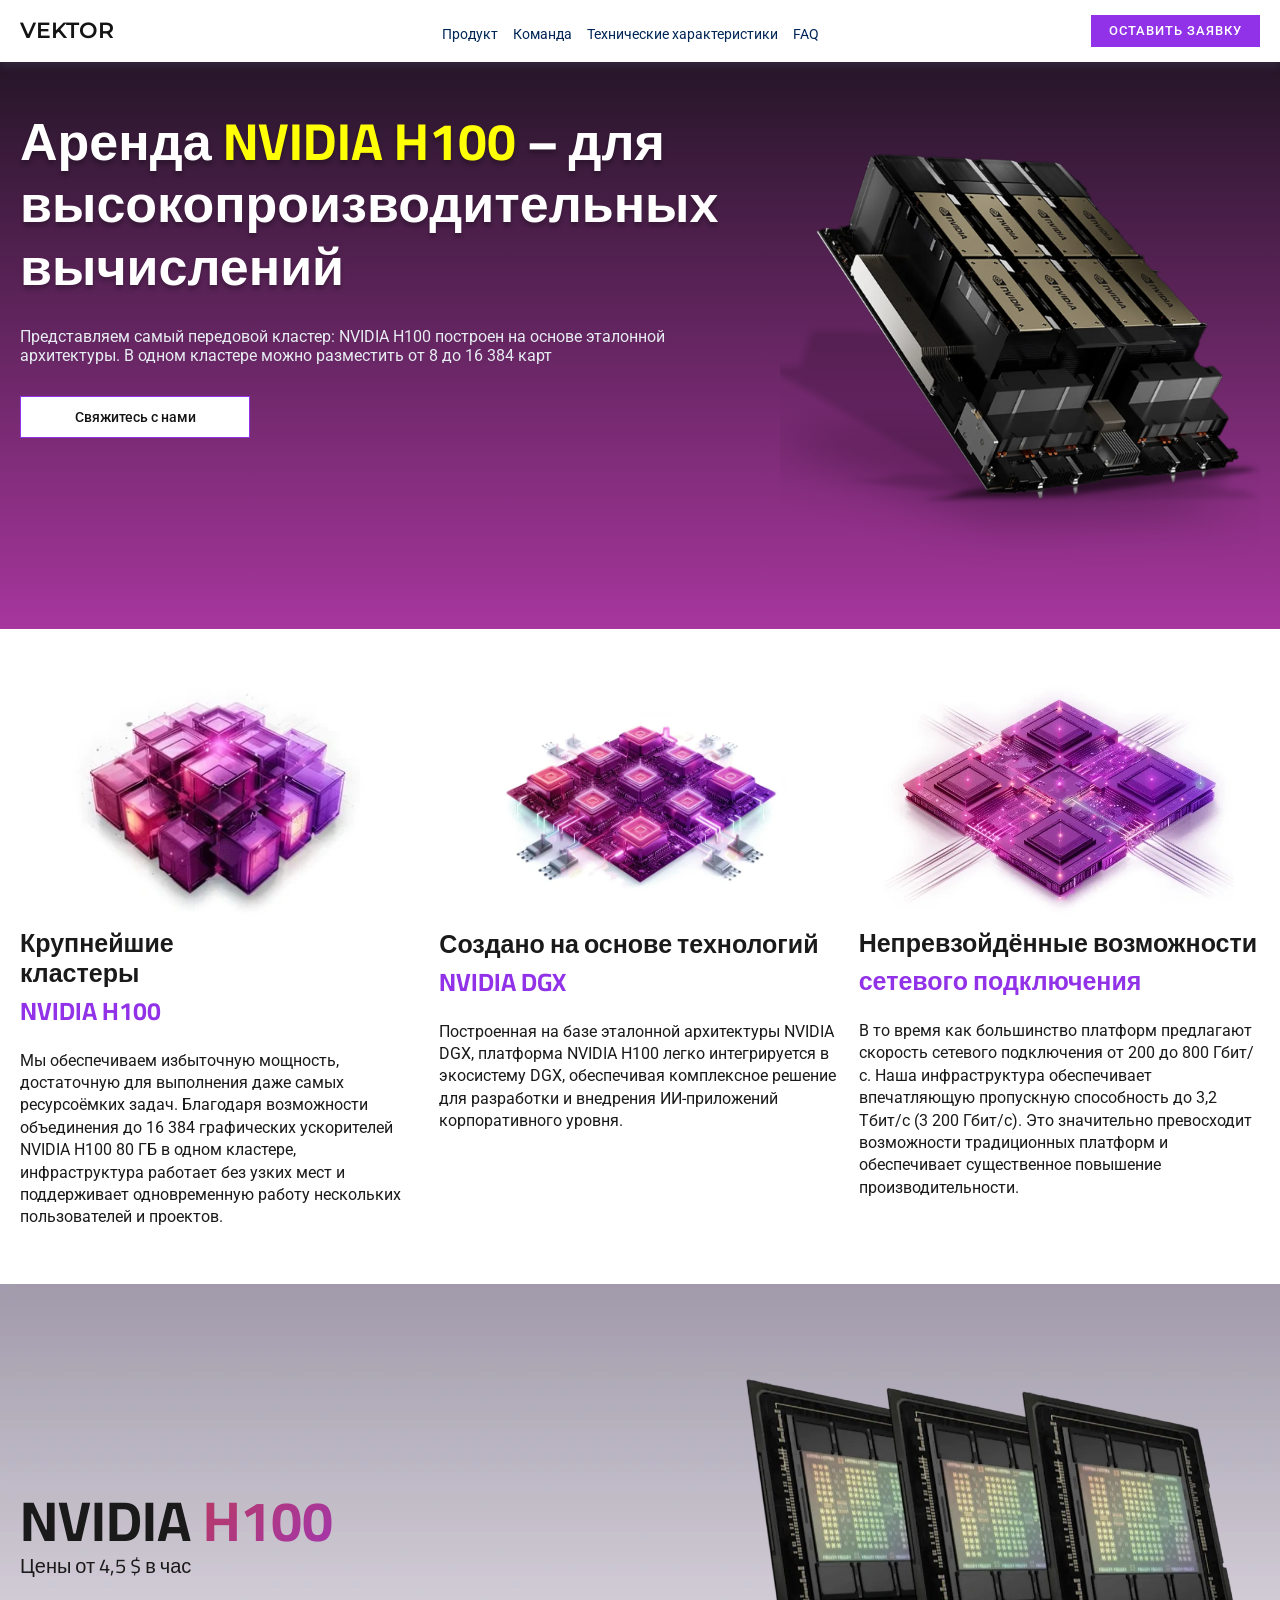
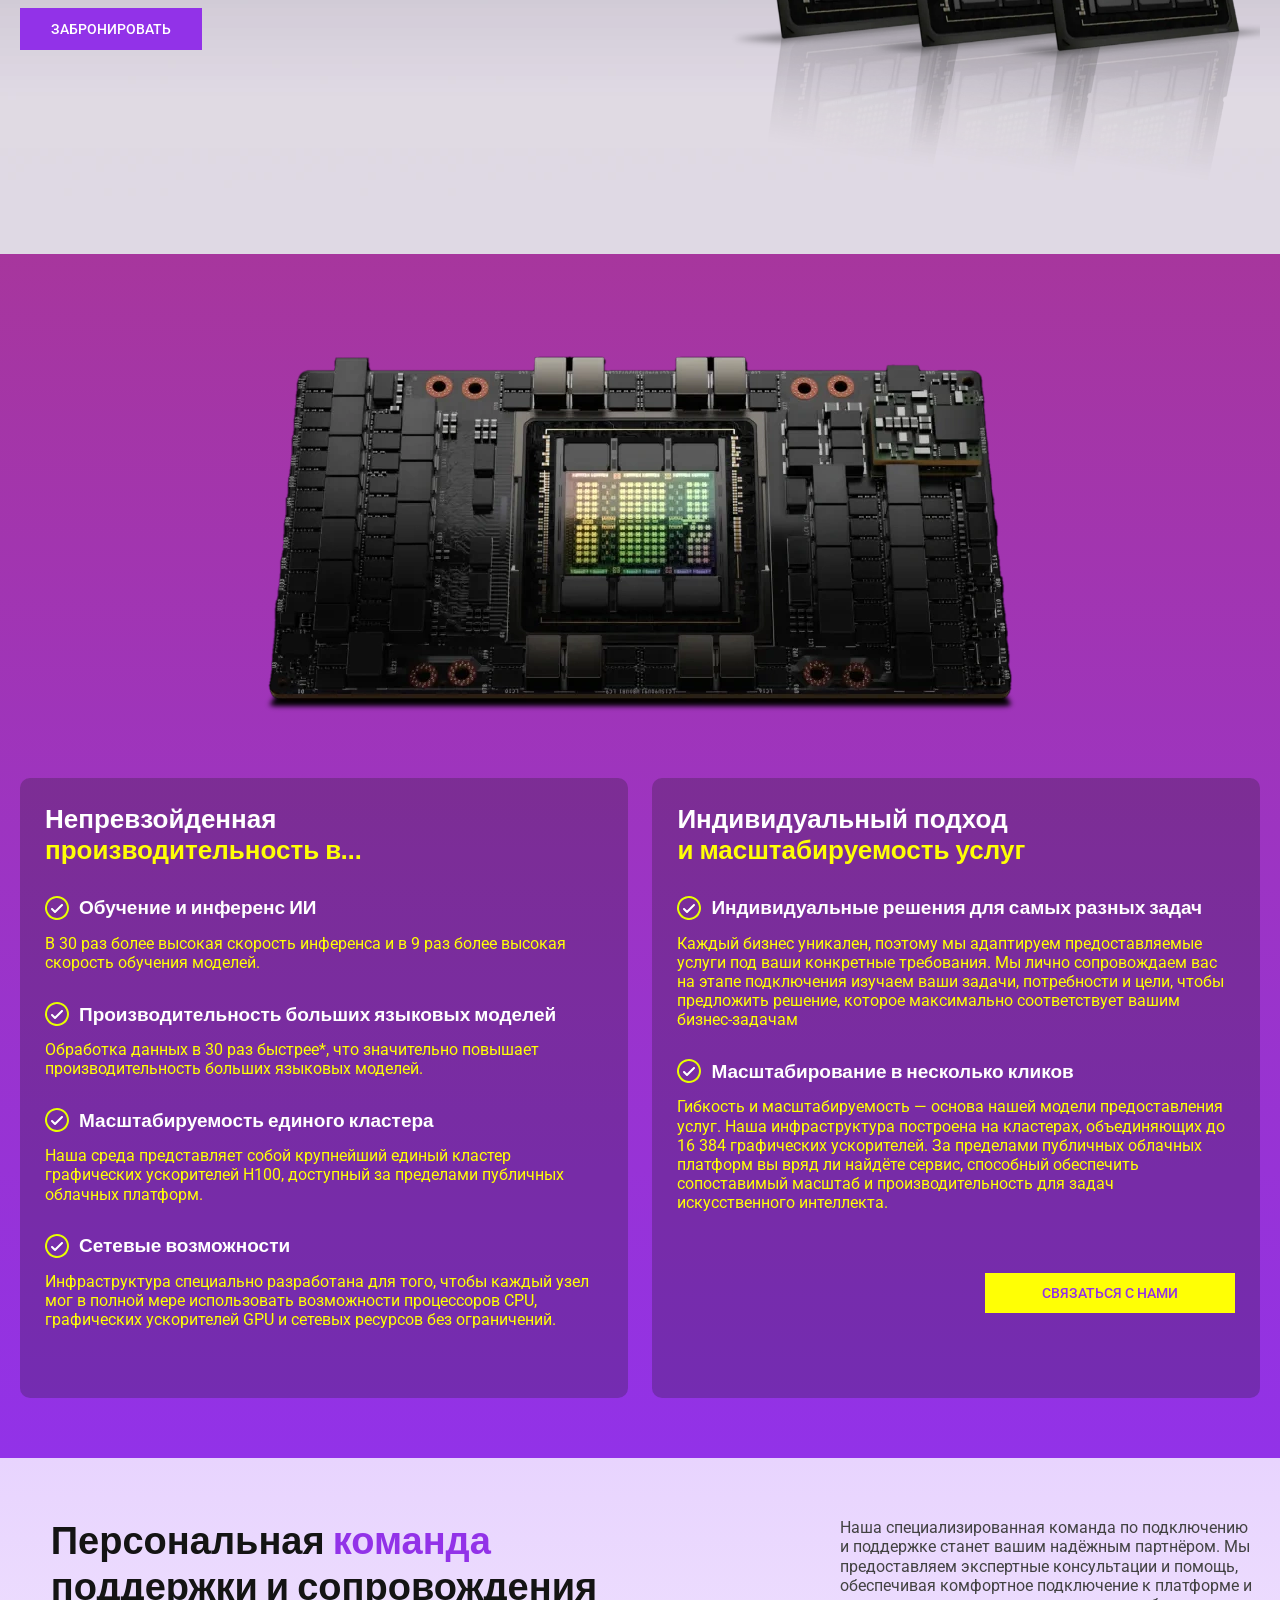
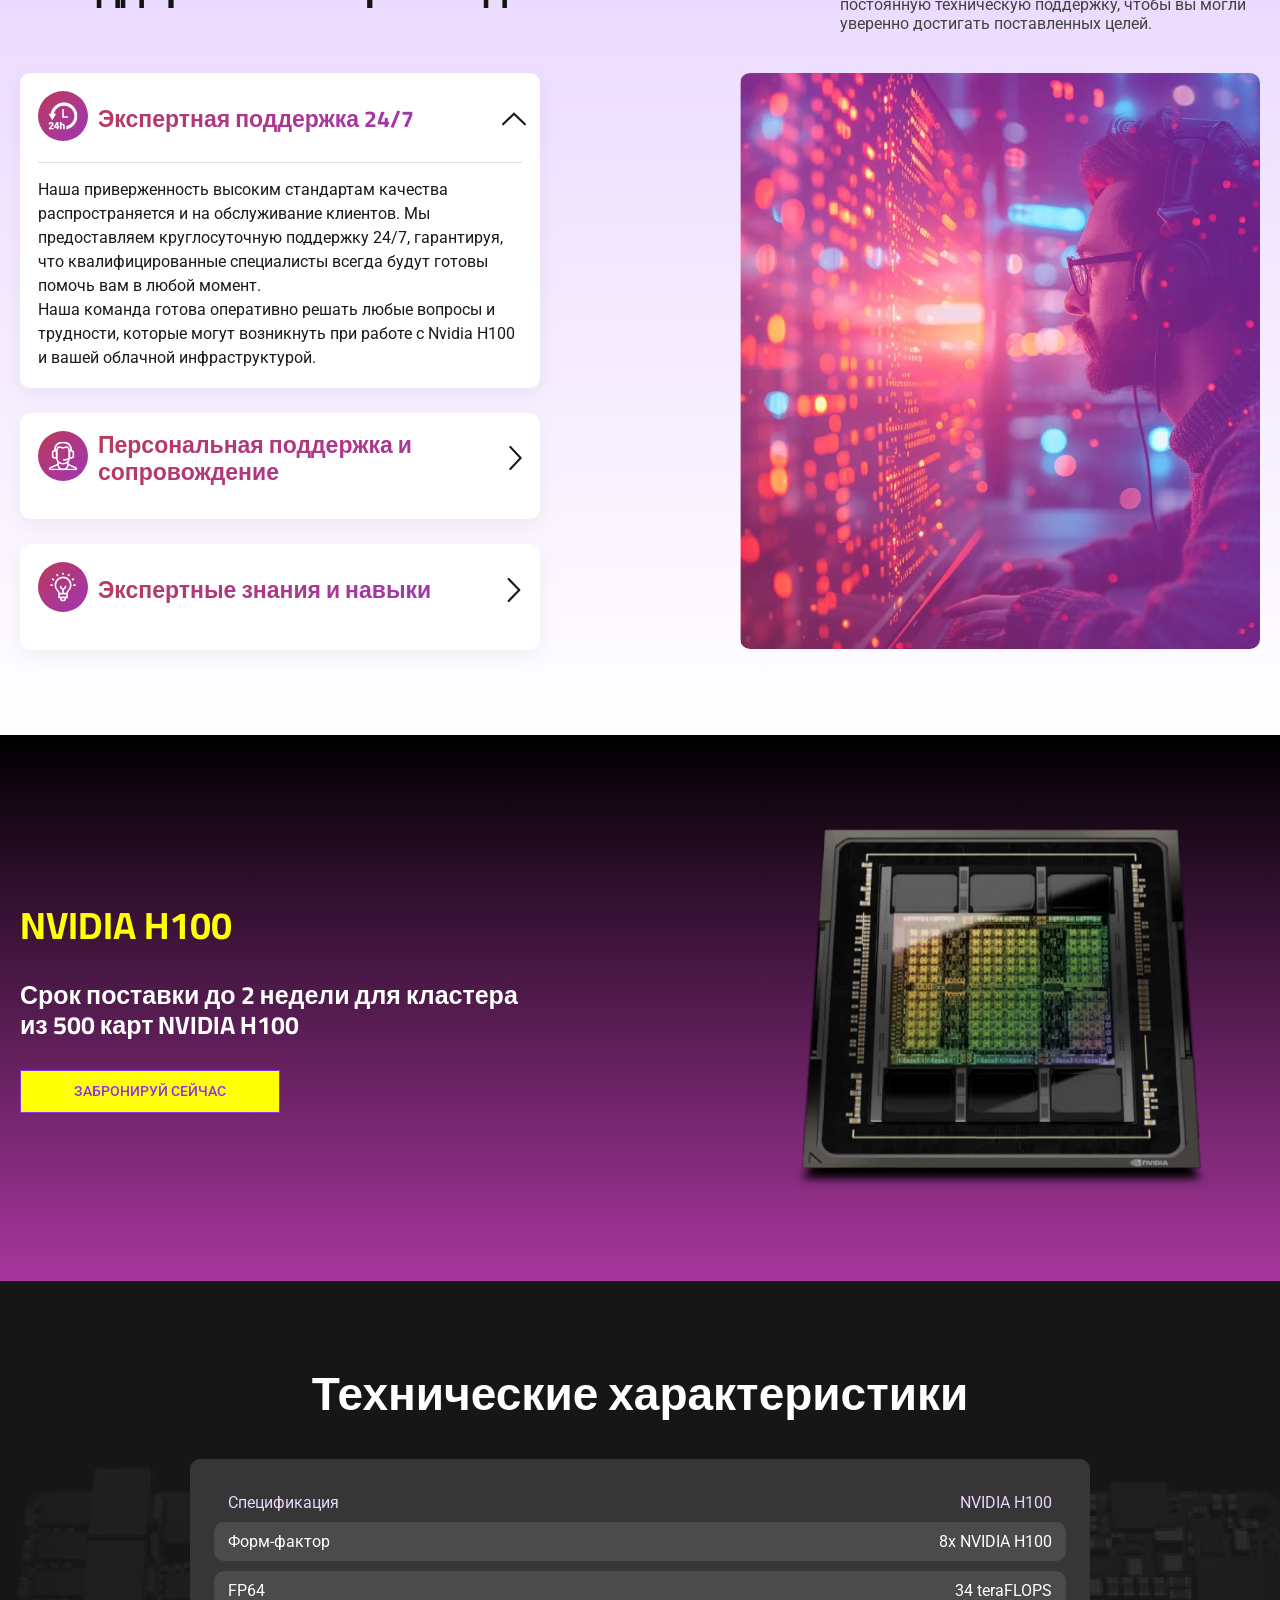
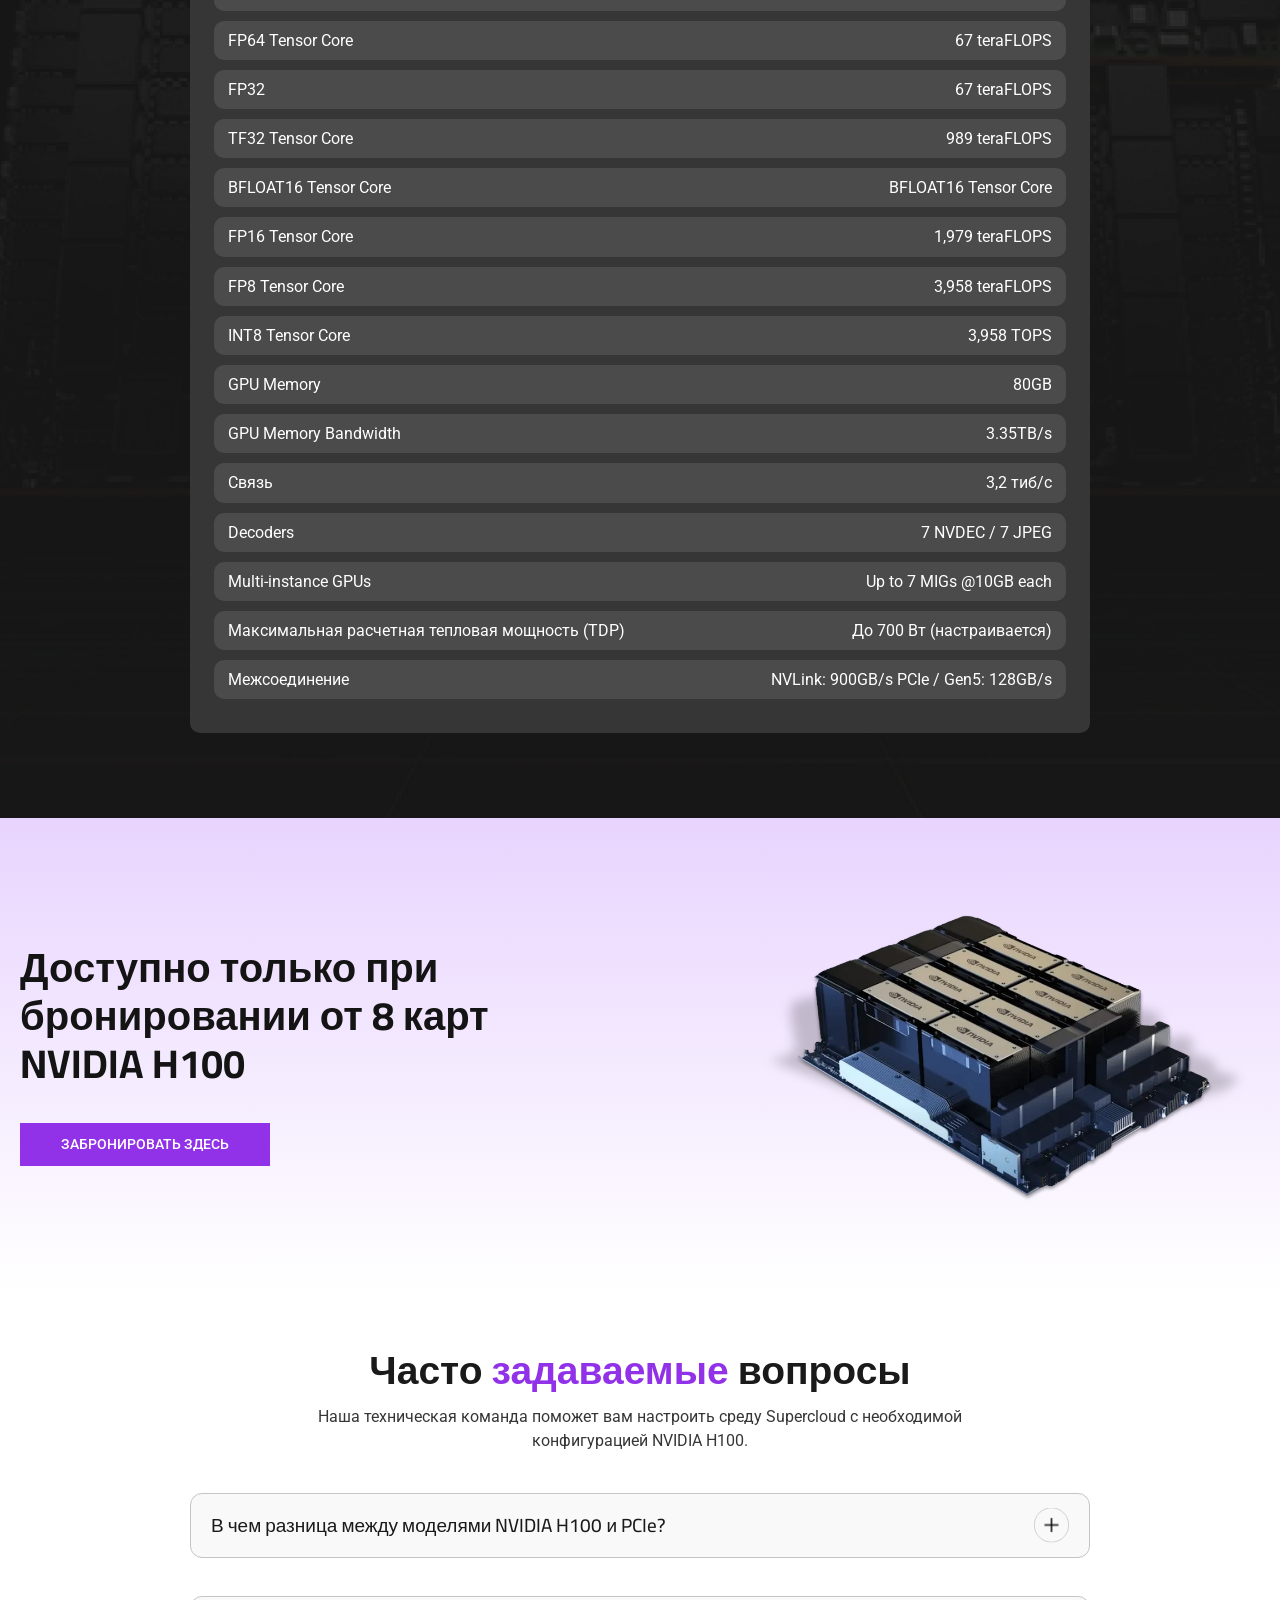
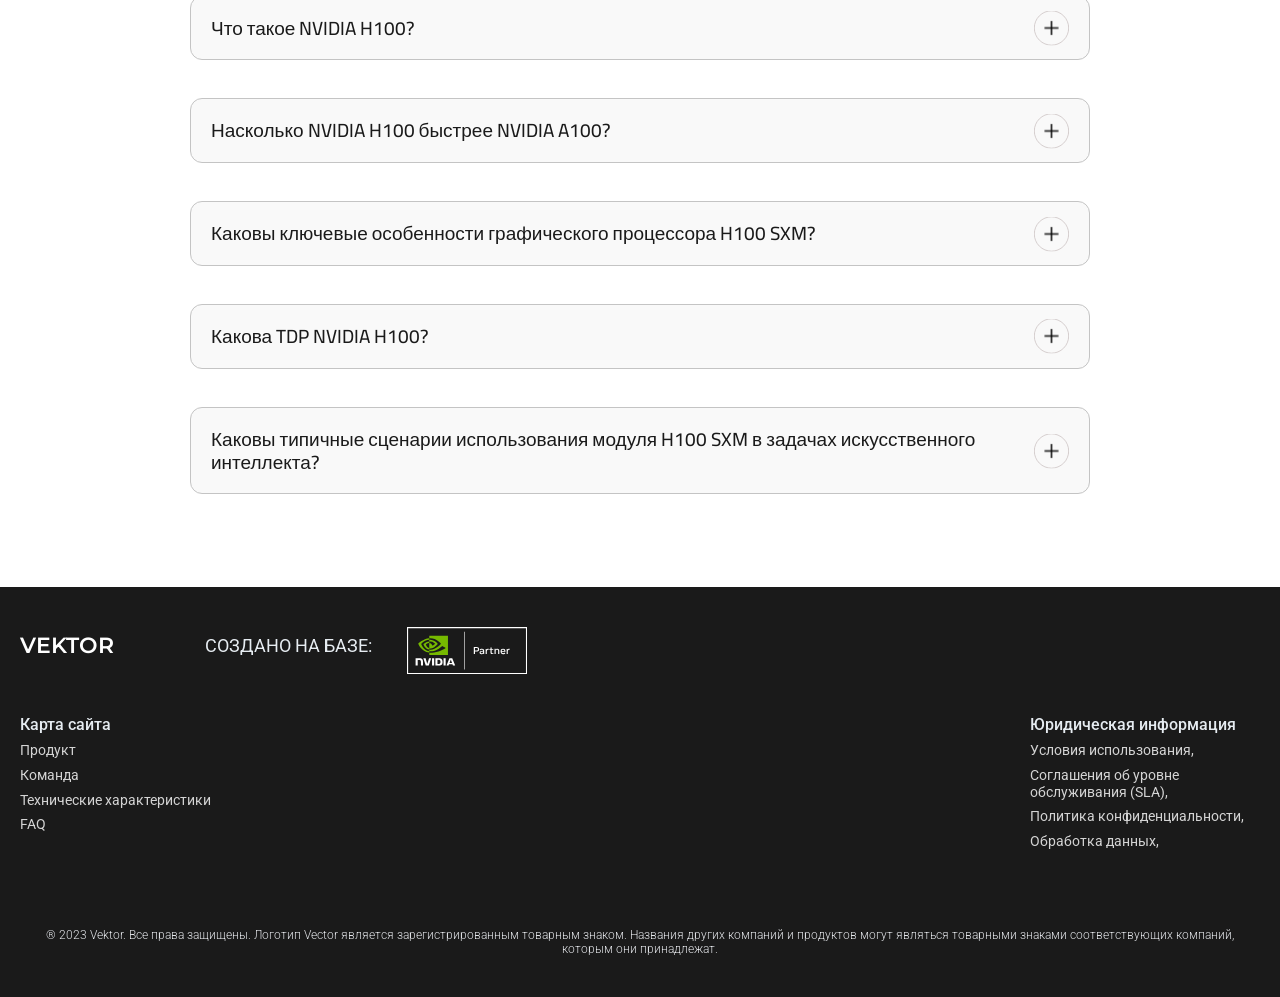
<file: index.html>
<!DOCTYPE html>
<html lang="ru">
<head>
    <meta charset="UTF-8">
    <meta name="viewport" content="width=device-width, initial-scale=1.0">
    <title>Аренда NVIDIA H100 — GPU для ИИ и высокопроизводительных вычислений</title>
    <meta name="description" content="Аренда мощных GPU NVIDIA H100 для обучения ИИ, машинного обучения и высокопроизводительных вычислений. Масштабируемые GPU-кластеры, высокая производительность и облачная инфраструктура Hyperstack.">
    <link rel="stylesheet" href="assets/css/basic/style.css">
    <script src="assets/JS/tabs.js" defer></script>
    <script src="assets/JS/faq.js" defer></script>
    <script src="assets/JS/mobile-menu.js" defer></script>
    <script src="assets/JS/modal.js" defer></script>
</head>
<body>
    
    <!-- MODAL START -->
    
    <div class="modal">
        <div class="modal__overlay">
            <div class="modal__content">

                <button class="modal__close" type="button" aria-label="Закрыть окно">
                    &times;
                </button>

                <!-- ФОРМА -->
                <div class="modal__form-content">

                    <div class="modal__head">
                        <h2 class="modal__title">Оставить заявку</h2>
                        <p class="modal__descr">
                            Заполните форму, и наш специалист свяжется с вами
                            в ближайшее время.
                        </p>
                    </div>

                    <form class="modal__form" action="send.php" method="POST">

                        <div class="modal__form-group">
                            <label class="modal__label" for="modal-name">Ваше имя</label>
                            <input
                                class="modal__input"
                                type="text"
                                id="modal-name"
                                name="name"
                                placeholder="Введите ваше имя"
                                autocomplete="name"
                                required
                            >
                        </div>

                        <div class="modal__form-group">
                            <label class="modal__label" for="modal-email">Электронная почта</label>
                            <input
                                class="modal__input"
                                type="email"
                                id="modal-email"
                                name="email"
                                placeholder="Введите вашу почту"
                                autocomplete="email"
                                required
                            >
                        </div>

                        <div class="modal__form-group">
                            <label class="modal__label" for="modal-phone">Номер телефона</label>
                            <input
                                class="modal__input"
                                type="tel"
                                id="modal-phone"
                                name="phone"
                                placeholder="+7 (___) ___-__-__"
                                autocomplete="tel"
                                required
                            >
                        </div>

                        <div class="modal__form-policy">
                            <input
                                class="modal__checkbox"
                                type="checkbox"
                                id="modal-policy"
                                name="policy"
                                required
                            >

                            <label class="modal__policy-text" for="modal-policy">
                                Я согласен(а) с
                                <a href="#" target="_blank">
                                    политикой обработки персональных данных
                                </a>
                            </label>
                        </div>

                        <button class="modal__submit" type="submit">
                            Отправить заявку
                        </button>

                    </form>

                </div>

                <!-- РЕЗУЛЬТАТ ОТПРАВКИ -->
                <div class="modal__result" hidden>
                    <div class="modal__result-icon"></div>

                    <h2 class="modal__result-title"></h2>

                    <p class="modal__result-text"></p>

                    <button class="modal__result-btn" type="button">
                        Закрыть
                    </button>
                </div>

            </div>
        </div>
    </div>

    <!-- MODAL END -->

    <header class="header">
        <div class="container">
            <div class="header__wrapper">
                <a href="index.html" class="header__logo custom-logo">VEKTOR</a>
                <nav class="header__nav">
                    <ul>
                        <li><a href="#product">Продукт</a></li>
                        <li><a href="#comands">Команда</a></li>
                        <li><a href="#specifications">Технические характеристики</a></li>
                        <li><a href="#faq">FAQ</a></li>
                    </ul>
                </nav>
                <a href="#" class="header__btn btn">Оставить заявку</a>
                <div class="hamburger">
                    <span></span>
                    <span></span>
                    <span></span>
                </div>
            </div>
        </div>
    </header>
    <main class="content">
        <!-- SECTION HERO START -->
        <section class="hero">
            <div class="container">
                <div class="hero__wrapper">
                    <div class="hero__info">
                        <h1 class="hero__title">Аренда  <span>NVIDIA H100</span> – для высокопроизводительных вычислений</h1>
                        <p class="hero__descr">Представляем самый передовой кластер: NVIDIA H100 построен на основе эталонной архитектуры. В одном кластере можно разместить от 8 до 16 384 карт</p>
                        <button class="hero__btn btn" type="button">Свяжитесь с нами</button>
                    </div>
                    <div class="hero__img">
                        <img src="assets/img/hero/hero.webp" alt="картинка видеокарты" width="540" height="515" loading="lazy">
                    </div>
                </div>
            </div>
        </section>
        <!-- SECTION HERO END -->
        <!-- SECTION ADVANTAGES START -->
        <section class="advantages">
            <div class="container">
                <div class="advantages__wrapper">
                    <!-- 1 -->
                     <div class="advantages__item">
                        <div class="advantages__item-img">
                            <picture>
                                <source
                                    media="(max-width: 796px)"
                                    srcset="assets/img/adv/mobile/adv-srsset-1.webp"
                                >
                                <img
                                    src="assets/img/adv/desctop/adv-1.webp"
                                    alt="Крупнейшие одиночные кластеры NVIDIA H100"
                                    loading="lazy"
                                    width="796"
                                    height="594"
                                >
                            </picture>
                        </div>
                        <h2 class="advantages__item-title">Крупнейшие <br> кластеры</h2>
                        <h3 class="advantages__item-subtitle">NVIDIA H100</h3>
                        <p class="advantages__item-descr">Мы обеспечиваем избыточную мощность, достаточную для выполнения даже самых ресурсоёмких задач. Благодаря возможности объединения до 16 384 графических ускорителей NVIDIA H100 80 ГБ в одном кластере, инфраструктура работает без узких мест и поддерживает одновременную работу нескольких пользователей и проектов.</p>
                    </div>
                    <!-- 2 -->
                    <div class="advantages__item">
                        <div class="advantages__item-img">
                            <picture>
                                <source
                                    media="(max-width: 796px)"
                                    srcset="assets/img/adv/mobile/adv-srsset-2.webp"
                                >
                                <img
                                    src="assets/img/adv/desctop/adv-2.webp"
                                    alt="Создано на основе технологий"
                                    loading="lazy"
                                    width="796"
                                    height="594"
                                >
                            </picture>
                        </div>
                        <h2 class="advantages__item-title">Создано на основе технологий</h2>
                        <h3 class="advantages__item-subtitle">NVIDIA DGX</h3>
                        <p class="advantages__item-descr">Построенная на базе эталонной архитектуры NVIDIA DGX, платформа NVIDIA H100  легко интегрируется в экосистему DGX, обеспечивая комплексное решение для разработки и внедрения ИИ-приложений корпоративного уровня.</p>
                    </div>
                    <!-- 3 -->
                    <div class="advantages__item">
                        <div class="advantages__item-img">
                            <picture>
                                <source
                                    media="(max-width: 796px)"
                                    srcset="assets/img/adv/mobile/adv-srsset-3.webp"
                                >
                                <img
                                    src="assets/img/adv/desctop/adv-3.webp"
                                    alt="Создано на основе технологий"
                                    loading="lazy"
                                    width="796"
                                    height="594"
                                >
                            </picture>
                        </div>
                        <h2 class="advantages__item-title">Непревзойдённые возможности</h2>
                        <h3 class="advantages__item-subtitle">сетевого подключения</h3>
                        <p class="advantages__item-descr">В то время как большинство платформ предлагают скорость сетевого подключения от 200 до 800 Гбит/с. Наша инфраструктура обеспечивает впечатляющую пропускную способность до 3,2 Тбит/с (3 200 Гбит/с). Это значительно превосходит возможности традиционных платформ и обеспечивает существенное повышение производительности.</p>
                    </div>
                </div>
            </div>
        </section>
        <!-- SECTION ADVANTAGES END -->
        <!-- SECTION PRODUCT START -->
        <section class="product" id="product">
            <div class="container">
                <div class="product__wrapper">
                    <div class="product__info">
                        <h2 class="product__title">NVIDIA <span>H100</span></h2>
                        <p class="product__descr">Цены от 4,5 $ в час</p>
                        <button class="product__btn btn" type="button">Забронировать</button>
                    </div>
                    <div class="product__img">
                            <picture>
                                <source
                                    media="(max-width: 796px)"
                                    srcset="assets/img/product/mobile/product-mobile.webp"
                                >
                                <img src="assets/img/product/dp/product-dp.webp" alt="NVIDIA" loading="lazy" width="900" height="741">
                            </picture>
                    </div>
                </div>
            </div>
        </section>
        <!-- SECTION PRODUCT END -->
        <!-- SECTION PERFORMANCE START -->
        <section class="performance">
            <div class="container">
                <div class="performance__img">
                    <picture>
                        <source 
                            media="(max-width: 796px)"
                            srcset="assets/img/performance/performance-mobile.webp" 
                        >
                        <img src="assets/img/performance/performace-dp.webp" alt="Индивидуальный подход и гибкое масштабирование услуг" width="900" height="459" loading="lazy">
                    </picture>
                    
                </div>
                <div class="performance__wrapper">
                    <!-- 1 BOX START -->
                    <div class="performance__box">
                        <h2 class="performance__title">Непревзойденная <br> <span>производительность в…</span></h2>
                        <div class="performance__list">
                            <!-- 1 START-->
                            <div class="performance__list-item">
                                <div class="performance__list-head">
                                    <div class="performance__list-img">
                                        <img src="assets/icons/performance/yellow-tick.svg" alt="иконка галочки">
                                    </div>
                                    <h3 class="performance__list-title">Обучение и инференс ИИ</h3>
                                </div>
                                <p class="performance__list-descr">В 30 раз более высокая скорость инференса и в 9 раз более высокая скорость обучения моделей.</p>
                            </div>
                            <!-- 1 END-->
                            <!-- 2 START-->
                            <div class="performance__list-item">
                                <div class="performance__list-head">
                                    <div class="performance__list-img">
                                        <img src="assets/icons/performance/yellow-tick.svg" alt="иконка галочки">
                                    </div>
                                    <h3 class="performance__list-title">Производительность больших языковых моделей</h3>
                                </div>
                                <p class="performance__list-descr">Обработка данных в 30 раз быстрее*, что значительно повышает производительность больших языковых моделей.</p>
                            </div>
                            <!-- 2 END-->
                            <!-- 3 START-->
                            <div class="performance__list-item">
                                <div class="performance__list-head">
                                    <div class="performance__list-img">
                                        <img src="assets/icons/performance/yellow-tick.svg" alt="иконка галочки">
                                    </div>
                                    <h3 class="performance__list-title">Масштабируемость единого кластера</h3>
                                </div>
                                <p class="performance__list-descr">Наша среда представляет собой крупнейший единый кластер графических ускорителей H100, доступный за пределами публичных облачных платформ.</p>
                            </div>
                            <!-- 3 END-->
                            <!-- 4 START-->
                            <div class="performance__list-item">
                                <div class="performance__list-head">
                                    <div class="performance__list-img">
                                        <img src="assets/icons/performance/yellow-tick.svg" alt="иконка галочки">
                                    </div>
                                    <h3 class="performance__list-title">Сетевые возможности</h3>
                                </div>
                                <p class="performance__list-descr">Инфраструктура специально разработана для того, чтобы каждый узел мог в полной мере использовать возможности процессоров CPU, графических ускорителей GPU и сетевых ресурсов без ограничений.</p>
                            </div>
                            <!-- 4 END-->
                        </div>
                    </div>
                    <!-- 1 BOX END -->
                    <!-- 2 BOX START -->
                    <div class="performance__box">
                        <h2 class="performance__title">Индивидуальный подход<br> <span>и масштабируемость услуг</span></h2>
                        <div class="performance__list">
                            <!-- 1 START-->
                            <div class="performance__list-item">
                                <div class="performance__list-head">
                                    <div class="performance__list-img">
                                        <img src="assets/icons/performance/yellow-tick.svg" alt="иконка галочки">
                                    </div>
                                    <h3 class="performance__list-title">Индивидуальные решения для самых разных задач</h3>
                                </div>
                                <p class="performance__list-descr">Каждый бизнес уникален, поэтому мы адаптируем предоставляемые услуги под ваши конкретные требования. Мы лично сопровождаем вас на этапе подключения  изучаем ваши задачи, потребности и цели, чтобы предложить решение, которое максимально соответствует вашим бизнес-задачам</p>
                            </div>
                            <!-- 1 END-->
                            <!-- 2 START-->
                            <div class="performance__list-item">
                                <div class="performance__list-head">
                                    <div class="performance__list-img">
                                        <img src="assets/icons/performance/yellow-tick.svg" alt="иконка галочки">
                                    </div>
                                    <h3 class="performance__list-title">Масштабирование в несколько кликов</h3>
                                </div>
                                <p class="performance__list-descr">Гибкость и масштабируемость — основа нашей модели предоставления услуг. Наша инфраструктура построена на кластерах, объединяющих до 16 384 графических ускорителей. За пределами публичных облачных платформ вы вряд ли найдёте сервис, способный обеспечить сопоставимый масштаб и производительность для задач искусственного интеллекта.</p>
                            </div>
                            <!-- 2 END-->
                            <button class="performance__list-btn btn" type="button">Связаться с нами</button>
                        </div>
                    </div>
                    <!-- 2 BOX END -->
                </div>
            </div>
        </section>
        <!-- SECTION PERFORMANCE END -->
        <!-- SECTION COMANDS START -->
        <section class="comands" id="comands">
            <div class="container">
                <div class="comands__head">
                    <h2 class="comands__title">Персональная <span>команда</span> поддержки и сопровождения</h2>
                    <p class="comands__descr">Наша специализированная команда по подключению и поддержке станет вашим надёжным партнёром. Мы предоставляем экспертные консультации и помощь, обеспечивая комфортное подключение к платформе и постоянную техническую поддержку, чтобы вы могли уверенно достигать поставленных целей.</p>
                </div>
                <div class="comands__wrapper">
                    <!-- TABS BUTTON START -->
                    <div class="comands__tabs">
                        <!-- 1 TAB START-->
                        <div class="comands__tabs-tab active">
                            <div class="comands__tabs-head">
                                <div class="comands__tabs-head--box">
                                    <div class="comands__tabs-head--img">
                                        <img src="assets/icons/comands/comands-1.svg" alt="Экспертная поддержка 24/7" loading="lazy" width="50" height="50">
                                    </div>
                                    <h3 class="comands__tabs-head---title">Экспертная поддержка 24/7</h3>
                                </div>
                                <div class="comands__tabs-head--arrow">
                                    <img src="assets/icons/comands/left-arrow_1.svg" alt="Экспертная поддержка 24/7" loading="lazy" width="16" height="24">
                                </div>
                            </div>
                            <div class="comands__tabs-descrs">
                                <p class="comands__tabs-descr">Наша приверженность высоким стандартам качества распространяется и на обслуживание клиентов. Мы предоставляем круглосуточную поддержку 24/7, гарантируя, что квалифицированные специалисты всегда будут готовы помочь вам в любой момент.</p>
                                <p class="comands__tabs-descr">Наша команда готова оперативно решать любые вопросы и трудности, которые могут возникнуть при работе с Nvidia H100 и вашей облачной инфраструктурой.</p>
                            </div>
                            
                        </div>
                        <!-- 1 TAB END-->
                        <!-- 2 TAB START-->
                        <div class="comands__tabs-tab">
                            <div class="comands__tabs-head">
                                <div class="comands__tabs-head--box">
                                    <div class="comands__tabs-head--img">
                                        <img src="assets/icons/comands/comands-2.svg" alt="Экспертная поддержка 24/7" loading="lazy" width="50" height="50">
                                    </div>
                                    <h3 class="comands__tabs-head---title">Персональная поддержка и сопровождение</h3>
                                </div>
                                <div class="comands__tabs-head--arrow">
                                    <img src="assets/icons/comands/left-arrow_1.svg" alt="Экспертная поддержка 24/7" loading="lazy" width="16" height="24">
                                </div>
                            </div>
                            <div class="comands__tabs-descrs">
                                <p class="comands__tabs-descr">Мы стремимся обеспечить уровень клиентской поддержки, который выходит за рамки стандартного обслуживания. Мы предлагаем индивидуальные комплексные решения и персональное сопровождение при настройке оптимальной облачной среды, полностью адаптированной под ваши потребности</p>
                            </div>
                        </div>
                        <!-- 2 TAB END-->
                        <!-- 3 TAB START-->
                        <div class="comands__tabs-tab">
                            <div class="comands__tabs-head">
                                <div class="comands__tabs-head--box">
                                    <div class="comands__tabs-head--img">
                                        <img src="assets/icons/comands/comands-3.svg" alt="Техническая экспертиза и глубокое знание продукта" loading="lazy" width="50" height="50">
                                    </div>
                                    <h3 class="comands__tabs-head---title">Экспертные знания и навыки</h3>
                                </div>
                                <div class="comands__tabs-head--arrow">
                                    <img src="assets/icons/comands/left-arrow_1.svg" alt="Экспертная поддержка 24/7" loading="lazy" width="16" height="24">
                                </div>
                            </div>
                            <div class="comands__tabs-descrs">
                                <p class="comands__tabs-descr">Наша команда поддержки обладает высокой технической квалификацией и глубокими знаниями продукта. Это гарантирует, что при подключении и настройке NVIDIA H100 вы получите не просто общие рекомендации, а профессиональную специализированную помощь, учитывающую все особенности этих передовых технологий.</p>
                            </div>
                        </div>
                        <!-- 3 TAB END-->
                    </div>
                    <!-- TABS BUTTON END -->

                    <!-- TABS CONTENT START -->
                    <div class="comands__content">
                        <!-- 1 IMAGE START-->
                        <div class="comands__content-img active">
                            <picture>
                                <source media="(max-width:796px)" srcset="assets/img/comands/mobile/comnds-mobile-1.webp">
                                <img src="assets/img/comands/dp/comnds-dp-1.webp" alt="поддержка 24 часа в сутки">
                            </picture>
                        </div>
                        <!-- 1 IMAGE END-->
                        <!-- 2 IMAGE START-->
                        <div class="comands__content-img">
                            <picture>
                                <source media="(max-width:796px)" srcset="assets/img/comands/mobile/comnds-mobile-2.webp">
                                <img src="assets/img/comands/dp/comnds-dp-2.webp" alt="поддержка 24 часа в сутки">
                            </picture>
                        </div>
                        <!-- 2 IMAGE END-->
                        <!-- 3 IMAGE START-->
                        <div class="comands__content-img">
                            <picture>
                                <source media="(max-width:796px)" srcset="assets/img/comands/mobile/comnds-mobile-3.webp">
                                <img src="assets/img/comands/dp/comnds-dp-3.webp" alt="поддержка 24 часа в сутки">
                            </picture>
                        </div>
                        <!-- 3 IMAGE END-->
                    </div>
                    <!-- TABS CONTENT END  -->
                </div>
                
               
            </div>
        </section>
        <!-- SECTION COMANDS END -->
        <!-- SECTION GOOD START -->
        <section class="good" id="good">
            <div class="container">
                <div class="good__wrapper">
                    <div class="good__info">
                        <h2 class="good__info-title">NVIDIA H100</h2>
                        <p class="good__info-descr">Срок поставки до 2 недели для кластера из 500 карт NVIDIA H100</p>
                        <button class="good__btn btn" type="button">Забронируй сейчас</button>
                    </div>
                    <div class="good__img">
                        <picture>
                            <source media="(max-width:796px)" srcset="assets/img/good/mobile/good-mobile.webp">
                            <img src="assets/img/good/desctop/good-dp.webp" alt="NVIDIA H100 " width="600" height="480" loading="lazy">
                        </picture> 
                    </div>
                </div>
            </div>
        </section>
        <!-- SECTION GOOD END -->
        <!-- SECTION SPECIFICATIONS START -->
        <section class="specifications" id="specifications">
            <div class="container">
                <h2 class="specifications__title">Технические характеристики</h2>
                <div class="specifications__table">
                    <div class="specifications__table-item-noborder">
                        <h3 class="specifications__table-item--name specifications__table-item--name-pink">Спецификация</h3>
                        <p class="specifications__table-item--descr specifications__table-item--descr-pink">NVIDIA H100</p>
                    </div>
                    <!-- 1 -->
                    <div class="specifications__table-item">
                        <h3 class="specifications__table-item--name">Форм-фактор</h3>
                        <p class="specifications__table-item--descr">8x NVIDIA H100</p>
                    </div>
                    <!-- 2 -->
                    <div class="specifications__table-item">
                        <h3 class="specifications__table-item--name">FP64</h3>
                        <p class="specifications__table-item--descr">34 teraFLOPS</p>
                    </div>
                    <!-- 3 -->
                    <div class="specifications__table-item">
                        <h3 class="specifications__table-item--name">FP64 Tensor Core</h3>
                        <p class="specifications__table-item--descr">67 teraFLOPS</p>
                    </div>
                    <!-- 4 -->
                    <div class="specifications__table-item">
                        <h3 class="specifications__table-item--name">FP32</h3>
                        <p class="specifications__table-item--descr">67 teraFLOPS</p>
                    </div>
                    <!-- 5 -->
                    <div class="specifications__table-item">
                        <h3 class="specifications__table-item--name">TF32 Tensor Core</h3>
                        <p class="specifications__table-item--descr">989 teraFLOPS</p>
                    </div>
                    <!-- 6 -->
                    <div class="specifications__table-item">
                        <h3 class="specifications__table-item--name">BFLOAT16 Tensor Core</h3>
                        <p class="specifications__table-item--descr">BFLOAT16 Tensor Core</p>
                    </div>
                    <!-- 7 -->
                    <div class="specifications__table-item">
                        <h3 class="specifications__table-item--name">FP16 Tensor Core</h3>
                        <p class="specifications__table-item--descr">1,979 teraFLOPS</p>
                    </div>
                    <!-- 8 -->
                    <div class="specifications__table-item">
                        <h3 class="specifications__table-item--name">FP8 Tensor Core</h3>
                        <p class="specifications__table-item--descr">3,958 teraFLOPS</p>
                    </div>
                    <!-- 9 -->
                    <div class="specifications__table-item">
                        <h3 class="specifications__table-item--name">INT8 Tensor Core</h3>
                        <p class="specifications__table-item--descr">3,958 TOPS</p>
                    </div>
                    <!-- 10 -->
                    <div class="specifications__table-item">
                        <h3 class="specifications__table-item--name">GPU Memory</h3>
                        <p class="specifications__table-item--descr">80GB</p>
                    </div>
                    <!-- 11 -->
                    <div class="specifications__table-item">
                        <h3 class="specifications__table-item--name">GPU Memory Bandwidth</h3>
                        <p class="specifications__table-item--descr">3.35TB/s</p>
                    </div>
                    <!-- 12 -->
                    <div class="specifications__table-item">
                        <h3 class="specifications__table-item--name">Связь</h3>
                        <p class="specifications__table-item--descr">3,2 тиб/с</p>
                    </div>
                    <!-- 13 -->
                    <div class="specifications__table-item">
                        <h3 class="specifications__table-item--name">Decoders</h3>
                        <p class="specifications__table-item--descr">7 NVDEC / 7 JPEG</p>
                    </div>
                    <!-- 14 -->
                    <div class="specifications__table-item">
                        <h3 class="specifications__table-item--name">Multi-instance GPUs</h3>
                        <p class="specifications__table-item--descr">Up to 7 MIGs @10GB each</p>
                    </div>
                    <!-- 15 -->
                    <div class="specifications__table-item">
                        <h3 class="specifications__table-item--name">Максимальная расчетная тепловая мощность (TDP)</h3>
                        <p class="specifications__table-item--descr">До 700 Вт (настраивается)</p>
                    </div>
                    <!-- 16 -->
                    <div class="specifications__table-item">
                        <h3 class="specifications__table-item--name">Межсоединение</h3>
                        <p class="specifications__table-item--descr">NVLink: 900GB/s PCIe / Gen5: 128GB/s</p>
                    </div>
                </div>
            </div>
        </section>
        <!-- SECTION SPECIFICATIONS END -->
        <!-- SECTION RESERVATION START -->
        <section class="reservation" id="reservation">
            <div class="container">
                <div class="reservation__wrapper">
                    <div class="reservation__info">
                        <h2 class="reservation__title">Доступно только при бронировании от 8 карт NVIDIA H100</h2>
                        <button class="reservation__btn btn">Забронировать здесь</button>
                    </div>
                    <div class="reservation__img">
                        <picture>
                            <source media="(max-width:796px)" srcset="assets/img/reservation/mobile/reservation-mobile.webp">
                            <img src="assets/img/reservation/desctop/reservation-dp.webp" alt="Фото чипа" width="540" height="380" loading="lazy">
                        </picture>
                    </div>
                </div>
            </div>
        </section>
        <!-- SECTION RESERVATION END -->
        <!-- SECTION FAQ START -->
        <section class="faq" id="faq" >
            <div class="container">
                <div class="faq__inner">
                    <div class="faq__top">
                        <h2 class="faq__title">Часто <span>задаваемые </span>вопросы</h2>
                        <p class="faq__subtitle">
                            Наша техническая команда поможет вам настроить
                            среду Supercloud с необходимой конфигурацией
                            NVIDIA H100.
                        </p>
                    </div>
                    <div class="faq__list">
                        <div class="faq__list-item">
                            <div class="faq__list-item--top">
                                <div class="faq__list-item--name">В чем разница между моделями NVIDIA H100 и PCIe?</div>
                            </div>
                            <div class="faq__list-item--bottom">
                                <p class="faq__list-item--content">Обе модели NVIDIA H100 — SXM и PCIe — являются мощными графическими процессорами, но они различаются возможностями подключения и производительностью.  PCIe более гибкая и сравнительно недорогая, но у SXM вдвое больше памяти, более быстрая передача данных и более высокий предел энергопотребления, что обеспечивает экстремальную производительность.</p>
                            </div>
                            
                        </div>
                        <!-- 2 -->
                        <div class="faq__list-item">
                            <div class="faq__list-item--top">
                                <div class="faq__list-item--name">Что такое NVIDIA H100?</div>
                            </div>
                            <div class="faq__list-item--bottom">
                                <p class="faq__list-item--content">NVIDIA H100 — это мощный графический процессор, разработанный для центров обработки данных и оптимизированный для ресурсоемких задач, таких как искусственный интеллект, научное моделирование и анализ больших данных.</p>
                            </div>
                            
                        </div>
                        <!-- 3 -->
                        <div class="faq__list-item">
                            <div class="faq__list-item--top">
                                <div class="faq__list-item--name">Насколько NVIDIA H100 быстрее NVIDIA A100?</div>
                            </div>
                            <div class="faq__list-item--bottom">
                                <p class="faq__list-item--content">NVIDIA H100 обеспечивает в 30 раз более высокую скорость логического вывода и в 9 раз более высокую скорость обучения, чем A100.</p>
                            </div>
                            
                        </div>
                        <!-- 4 -->
                        <div class="faq__list-item">
                            <div class="faq__list-item--top">
                                <div class="faq__list-item--name">Каковы ключевые особенности графического процессора H100 SXM?</div>
                            </div>
                            <div class="faq__list-item--bottom">
                                <p class="faq__list-item--content">Ключевые особенности NVIDIA H100 включают</p>
                                <ul class="faq__list-item--list">
                                    <li>Форм-фактор SXM: высокая плотность размещения графических процессоров, эффективное охлаждение и оптимизация энергопотребления делают его подходящим для ресурсоемких приложений.</li>
                                    <li>Эталонная архитектура DGX: интегрирована с эталонной архитектурой DGX и отвечает строгим требованиям, предъявляемым к ИИ и машинному обучению корпоративного уровня.</li>
                                    <li>Масштабируемая конструкция: модульная архитектура обеспечивает бесшовную масштабируемость в соответствии с растущими вычислительными потребностями. Система может быть собрана из отдельных кластеров, включающих более 16 000 видеокарт NVIDIA H100.</li>
                                    <li>Технология GPUDirect: эта технология ускоряет передачу данных и повышает производительность за счет прямого чтения и записи в память графического процессора и из нее, снижая нагрузку на центральный процессор и уменьшая задержку.</li>
                                    <li>NVLink и NVSwitch: использование технологий NVLink и NVSwitch обеспечивает значительно более высокую пропускную способность межсоединений по сравнению с версиями PCIe, повышая общую производительность.</li>
                                    <li>TDP 700 Вт: NVIDIA H100 рассчитана на более высокую расчетную тепловую мощность (TDP) по сравнению с версиями с интерфейсом PCIe, что делает ее идеальным решением для самых ресурсоемких задач в области искусственного интеллекта и высокопроизводительных вычислений (HPC), требующих максимальной вычислительной мощности.</li>
                                </ul>
                            </div>
                        </div>
                        <!-- 5 -->
                        <div class="faq__list-item">
                            <div class="faq__list-item--top">
                                <div class="faq__list-item--name">Какова TDP NVIDIA H100?</div>
                            </div>
                            <div class="faq__list-item--bottom">
                                <p class="faq__list-item--content">Мощность NVIDIA H100 составляет до 700 Вт.</p>
                            </div>
                        </div>
                        <!-- 12 -->
                        <div class="faq__list-item">
                            <div class="faq__list-item--top">
                                <div class="faq__list-item--name">Каковы типичные сценарии использования модуля H100 SXM в задачах искусственного интеллекта?</div>
                            </div>
                            <div class="faq__list-item--bottom">
                                <p class="faq__list-item--content">Идеально подходит для передового обучения больших языковых моделей, обучения с подкреплением, крупномасштабных моделей компьютерного зрения и оптимизированных для FP8 рабочих нагрузок, требующих чрезвычайно высокой вычислительной мощности и быстрого межсоединения.</p>
                            </div>
                        </div>
                    </div>
                </div>
            </div>
        </section>
        <!-- SECTION FAQ END -->
    </main>
    <footer class="footer">
        <div class="container">
            <div class="footer__wrapper">
                <div class="footer__leeft">
                    <div class="footer__logo custom-logo">VEKTOR</div>
                    <div class="footer__logo-powerd">Создано на базе:</div>
                    <div href="#" target="_blank" rel="noopener noreferer" class="footer__logo-image">
                        <img src="assets/icons/footer/NVIDEA.svg" alt="логотип nvidea" width="312" height="58" loading="lazy">
                    </div>
                </div>
                <div class="footer__center">
                    <div class="footer__right-list">
                        <h4 class="footer__right-title">Карта сайта</h4>
                        <a href="#product"  class="footer__right-item">Продукт</a>
                        <a href="#comands"  class="footer__right-item">Команда</a>
                        <a href="#specifications"  class="footer__right-item">Технические характеристики</a>
                        <a href="#faq"  class="footer__right-item">FAQ</a>
                    </div>
                </div>
                <div class="footer__right">
                    <div class="footer__right-list">
                        <h4 class="footer__right-title">Юридическая информация</h4>
                        <a href="privacy-two.html" target="_blank" class="footer__right-item">Условия использования,</a>
                        <a href="privacy-tree.html" target="_blank" class="footer__right-item">Соглашения об уровне обслуживания (SLA),</a>
                        <a href="policy.html" target="_blank" class="footer__right-item">Политика конфиденциальности,</a>
                        <a href="privacy.html" target="_blank" rel="noopener noreferer" class="footer__right-item">Обработка данных,</a>
                    </div>
                </div>
            </div>
            <!-- <div class="footer__social">
                <a href="mail-to:utayerate489@gmail.com" target="_blank" rel="noopener noreferer" class="footer__social-item">utayerate489@gmail.com</a>
            </div> -->
            <p class="footer__copy">® 2023 Vektor. Все права защищены. Логотип Vector является зарегистрированным товарным знаком. Названия других компаний и продуктов могут являться товарными знаками соответствующих компаний, которым они принадлежат.</p>
        </div>
    </footer>
</body>
</html>
</file>
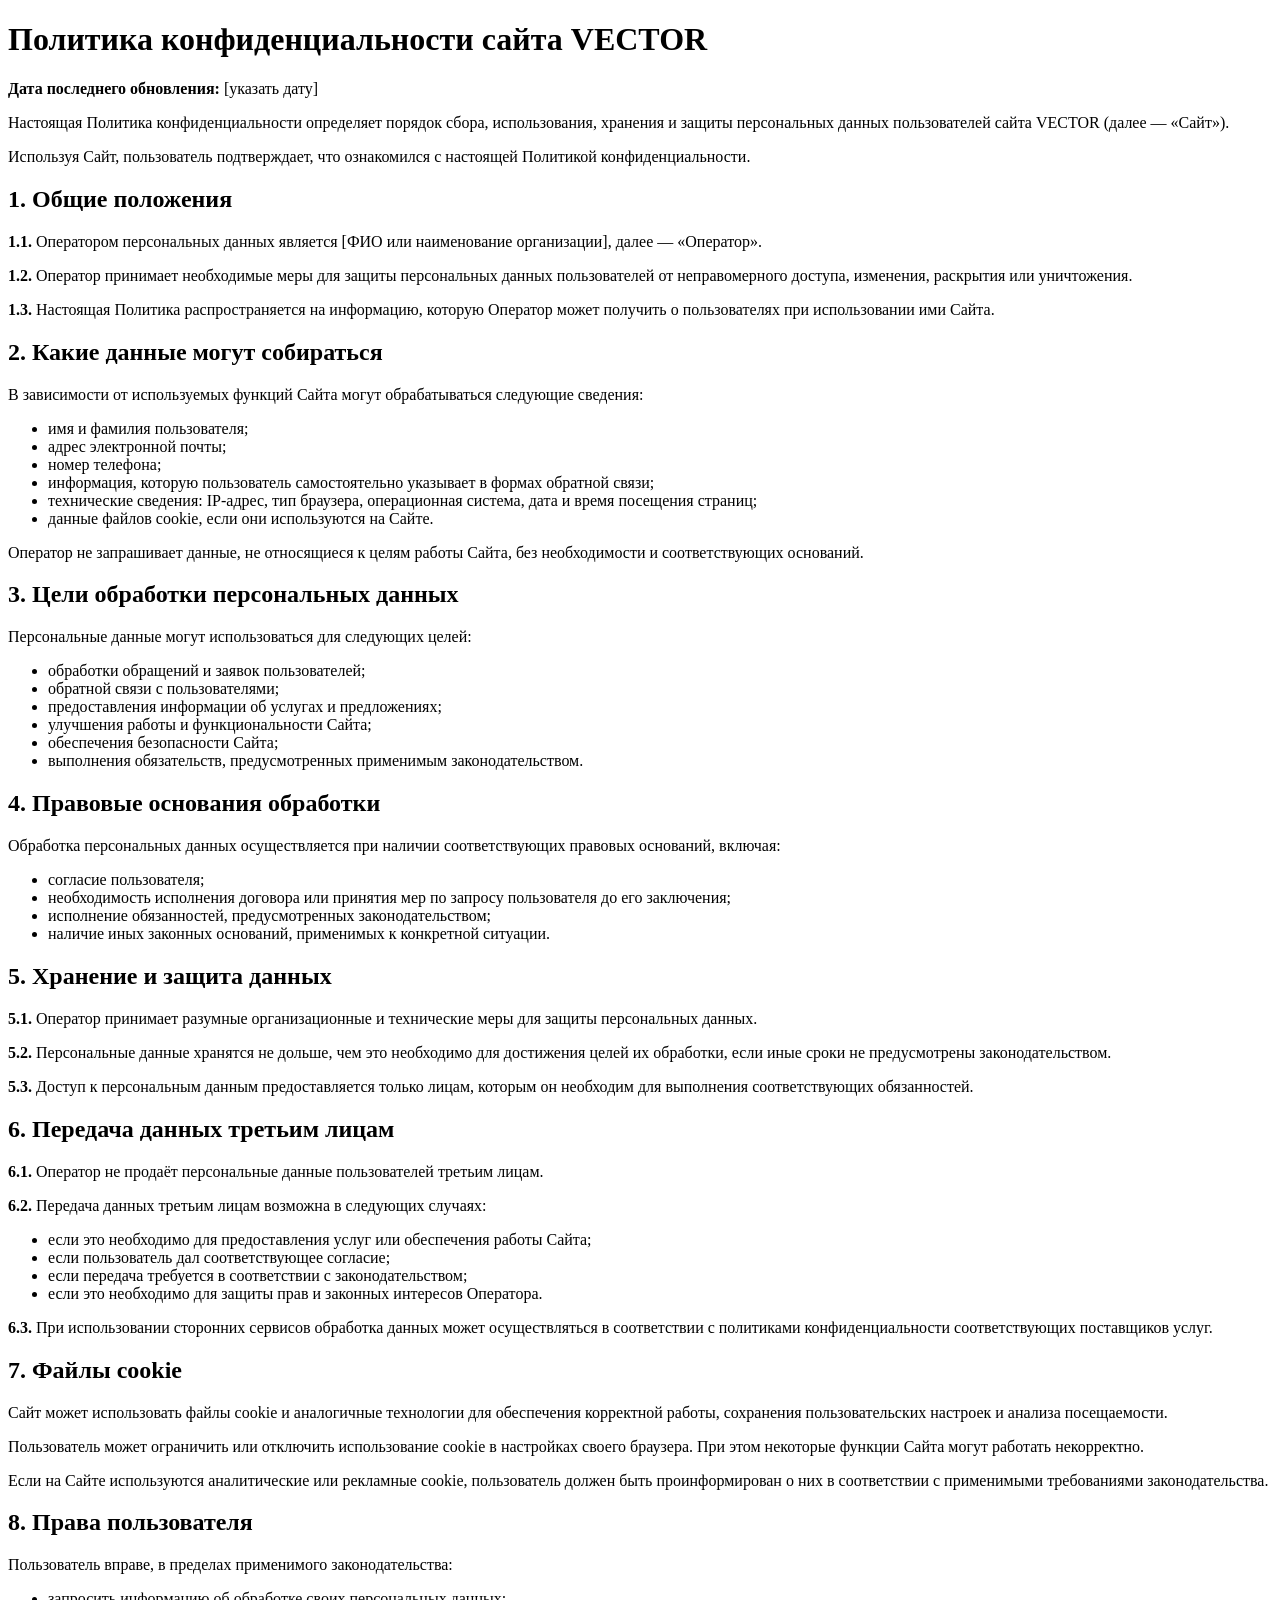
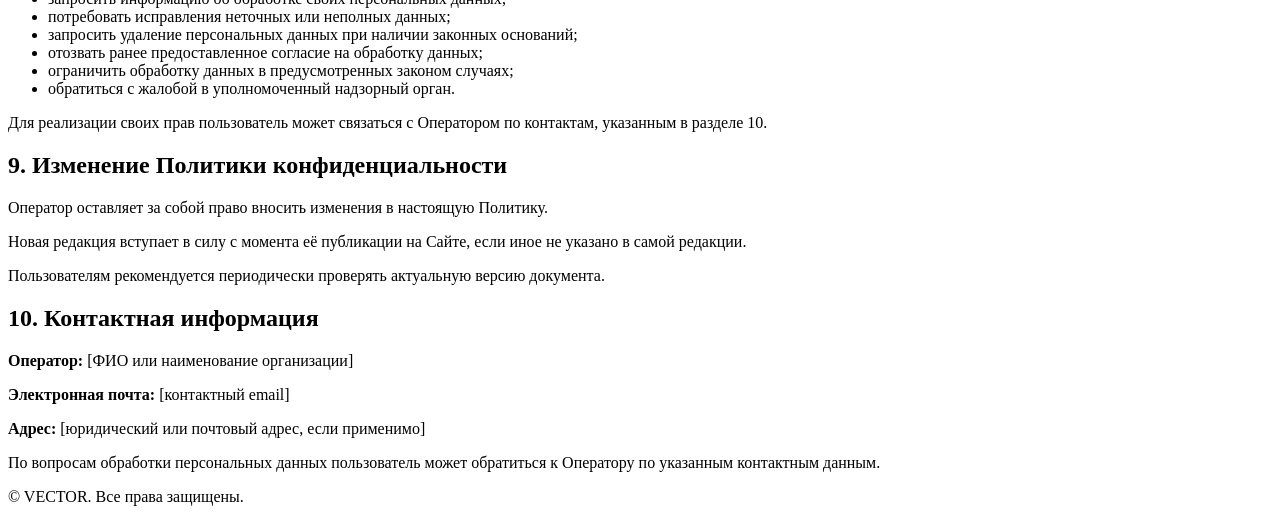
<file: policy.html>
<!DOCTYPE html>
<html lang="ru">
<head>
    <meta charset="UTF-8">
    <meta name="viewport" content="width=device-width, initial-scale=1.0">
    <meta name="description" content="Политика конфиденциальности сайта VECTOR.">
    <title>Политика конфиденциальности | VECTOR</title>
</head>
<body>
    <main class="privacy">
        <div class="container">

            <div class="privacy__content">

                <h1 class="privacy__title">
                    Политика конфиденциальности сайта VECTOR
                </h1>

                <p class="privacy__date">
                    <strong>Дата последнего обновления:</strong> [указать дату]
                </p>

                <p>
                    Настоящая Политика конфиденциальности определяет порядок сбора,
                    использования, хранения и защиты персональных данных пользователей
                    сайта VECTOR (далее — «Сайт»).
                </p>

                <p>
                    Используя Сайт, пользователь подтверждает, что ознакомился
                    с настоящей Политикой конфиденциальности.
                </p>

                <section class="privacy__section">
                    <h2>1. Общие положения</h2>

                    <p>
                        <strong>1.1.</strong> Оператором персональных данных является
                        [ФИО или наименование организации], далее — «Оператор».
                    </p>

                    <p>
                        <strong>1.2.</strong> Оператор принимает необходимые меры
                        для защиты персональных данных пользователей от неправомерного
                        доступа, изменения, раскрытия или уничтожения.
                    </p>

                    <p>
                        <strong>1.3.</strong> Настоящая Политика распространяется
                        на информацию, которую Оператор может получить о пользователях
                        при использовании ими Сайта.
                    </p>
                </section>

                <section class="privacy__section">
                    <h2>2. Какие данные могут собираться</h2>

                    <p>
                        В зависимости от используемых функций Сайта могут обрабатываться
                        следующие сведения:
                    </p>

                    <ul>
                        <li>имя и фамилия пользователя;</li>
                        <li>адрес электронной почты;</li>
                        <li>номер телефона;</li>
                        <li>информация, которую пользователь самостоятельно указывает
                            в формах обратной связи;</li>
                        <li>технические сведения: IP-адрес, тип браузера,
                            операционная система, дата и время посещения страниц;</li>
                        <li>данные файлов cookie, если они используются на Сайте.</li>
                    </ul>

                    <p>
                        Оператор не запрашивает данные, не относящиеся к целям работы
                        Сайта, без необходимости и соответствующих оснований.
                    </p>
                </section>

                <section class="privacy__section">
                    <h2>3. Цели обработки персональных данных</h2>

                    <p>
                        Персональные данные могут использоваться для следующих целей:
                    </p>

                    <ul>
                        <li>обработки обращений и заявок пользователей;</li>
                        <li>обратной связи с пользователями;</li>
                        <li>предоставления информации об услугах и предложениях;</li>
                        <li>улучшения работы и функциональности Сайта;</li>
                        <li>обеспечения безопасности Сайта;</li>
                        <li>выполнения обязательств, предусмотренных применимым законодательством.</li>
                    </ul>
                </section>

                <section class="privacy__section">
                    <h2>4. Правовые основания обработки</h2>

                    <p>
                        Обработка персональных данных осуществляется при наличии
                        соответствующих правовых оснований, включая:
                    </p>

                    <ul>
                        <li>согласие пользователя;</li>
                        <li>необходимость исполнения договора или принятия мер
                            по запросу пользователя до его заключения;</li>
                        <li>исполнение обязанностей, предусмотренных законодательством;</li>
                        <li>наличие иных законных оснований, применимых к конкретной ситуации.</li>
                    </ul>
                </section>

                <section class="privacy__section">
                    <h2>5. Хранение и защита данных</h2>

                    <p>
                        <strong>5.1.</strong> Оператор принимает разумные организационные
                        и технические меры для защиты персональных данных.
                    </p>

                    <p>
                        <strong>5.2.</strong> Персональные данные хранятся не дольше,
                        чем это необходимо для достижения целей их обработки,
                        если иные сроки не предусмотрены законодательством.
                    </p>

                    <p>
                        <strong>5.3.</strong> Доступ к персональным данным предоставляется
                        только лицам, которым он необходим для выполнения
                        соответствующих обязанностей.
                    </p>
                </section>

                <section class="privacy__section">
                    <h2>6. Передача данных третьим лицам</h2>

                    <p>
                        <strong>6.1.</strong> Оператор не продаёт персональные данные
                        пользователей третьим лицам.
                    </p>

                    <p>
                        <strong>6.2.</strong> Передача данных третьим лицам возможна
                        в следующих случаях:
                    </p>

                    <ul>
                        <li>если это необходимо для предоставления услуг или обеспечения
                            работы Сайта;</li>
                        <li>если пользователь дал соответствующее согласие;</li>
                        <li>если передача требуется в соответствии с законодательством;</li>
                        <li>если это необходимо для защиты прав и законных интересов Оператора.</li>
                    </ul>

                    <p>
                        <strong>6.3.</strong> При использовании сторонних сервисов
                        обработка данных может осуществляться в соответствии
                        с политиками конфиденциальности соответствующих
                        поставщиков услуг.
                    </p>
                </section>

                <section class="privacy__section">
                    <h2>7. Файлы cookie</h2>

                    <p>
                        Сайт может использовать файлы cookie и аналогичные технологии
                        для обеспечения корректной работы, сохранения пользовательских
                        настроек и анализа посещаемости.
                    </p>

                    <p>
                        Пользователь может ограничить или отключить использование cookie
                        в настройках своего браузера. При этом некоторые функции Сайта
                        могут работать некорректно.
                    </p>

                    <p>
                        Если на Сайте используются аналитические или рекламные cookie,
                        пользователь должен быть проинформирован о них в соответствии
                        с применимыми требованиями законодательства.
                    </p>
                </section>

                <section class="privacy__section">
                    <h2>8. Права пользователя</h2>

                    <p>
                        Пользователь вправе, в пределах применимого законодательства:
                    </p>

                    <ul>
                        <li>запросить информацию об обработке своих персональных данных;</li>
                        <li>потребовать исправления неточных или неполных данных;</li>
                        <li>запросить удаление персональных данных при наличии законных оснований;</li>
                        <li>отозвать ранее предоставленное согласие на обработку данных;</li>
                        <li>ограничить обработку данных в предусмотренных законом случаях;</li>
                        <li>обратиться с жалобой в уполномоченный надзорный орган.</li>
                    </ul>

                    <p>
                        Для реализации своих прав пользователь может связаться
                        с Оператором по контактам, указанным в разделе 10.
                    </p>
                </section>

                <section class="privacy__section">
                    <h2>9. Изменение Политики конфиденциальности</h2>

                    <p>
                        Оператор оставляет за собой право вносить изменения
                        в настоящую Политику.
                    </p>

                    <p>
                        Новая редакция вступает в силу с момента её публикации
                        на Сайте, если иное не указано в самой редакции.
                    </p>

                    <p>
                        Пользователям рекомендуется периодически проверять
                        актуальную версию документа.
                    </p>
                </section>

                <section class="privacy__section">
                    <h2>10. Контактная информация</h2>

                    <p>
                        <strong>Оператор:</strong>
                        [ФИО или наименование организации]
                    </p>

                    <p>
                        <strong>Электронная почта:</strong>
                        [контактный email]
                    </p>

                    <p>
                        <strong>Адрес:</strong>
                        [юридический или почтовый адрес, если применимо]
                    </p>

                    <p>
                        По вопросам обработки персональных данных пользователь
                        может обратиться к Оператору по указанным контактным данным.
                    </p>
                </section>

                <div class="privacy__footer">
                    <p>© VECTOR. Все права защищены.</p>
                </div>

            </div>

        </div>
    </main>

</body>
</html>
</file>
<file: assets/css/basic/style.css>
@import 'fonts.css';
@import 'var.css';
@import 'normalize.css';
@import 'global.css';

@import '../block/header.css';
@import '../block/hero.css';
@import '../block/advantages.css';
@import '../block/product.css';
@import '../block/performance.css';
@import '../block/storage.css';
@import '../block/comands.css';
@import '../block/benefits.css';
@import '../block/good.css';
@import '../block/specifications.css';
@import '../block/reservation.css';
@import '../block/faq.css';
@import '../block/footer.css';
@import '../block/modal.css';
@import '../block/policy.css';
@import '../block/privacy.css';
</file>
